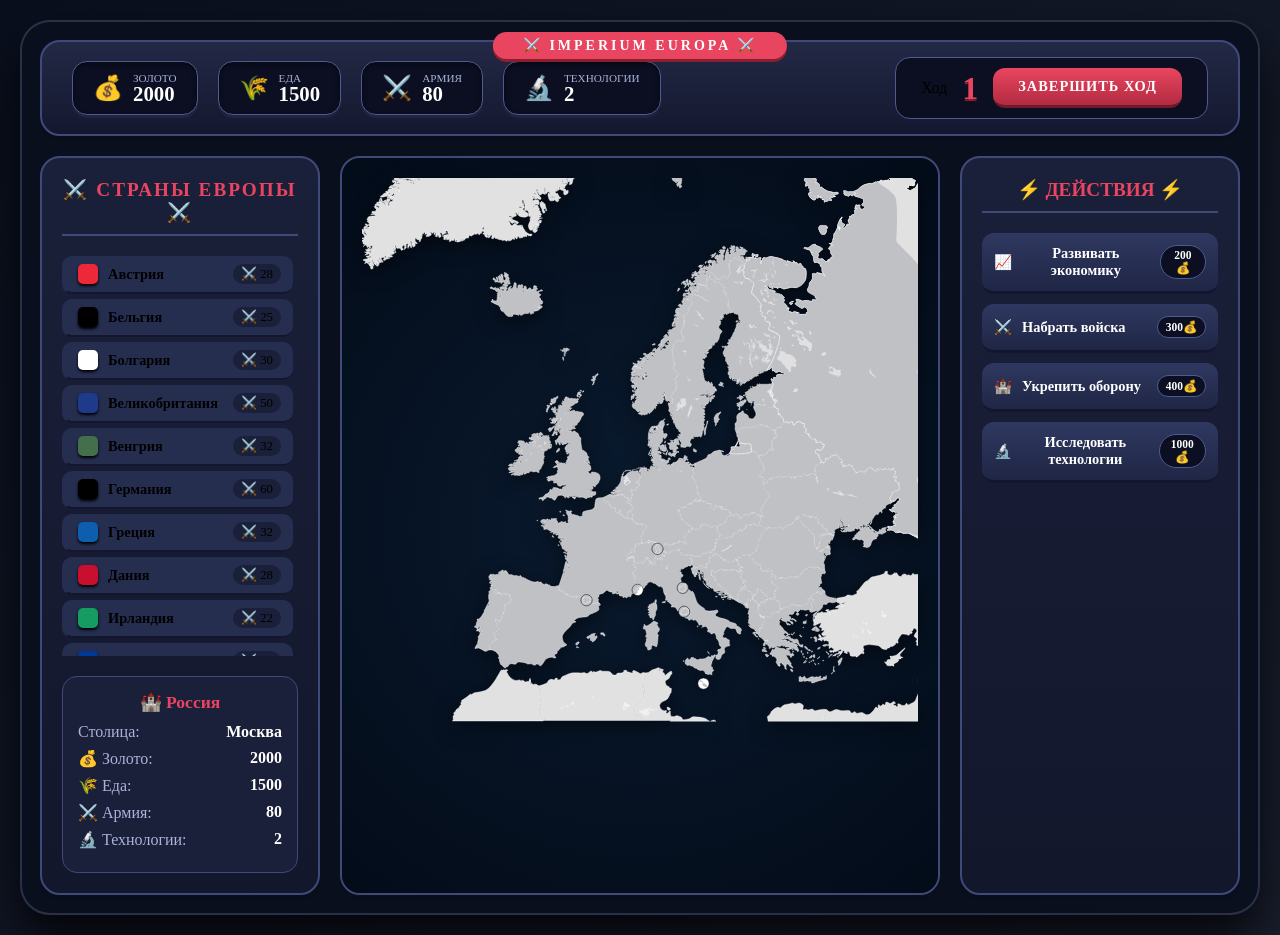
<file: index.html>
<!DOCTYPE html>
<html lang="ru">
<head>
    <meta charset="UTF-8">
    <meta name="viewport" content="width=device-width, initial-scale=1.0">
    <title>ЕВРОПА: БИТВА ЗА КОНТИНЕНТ</title>
    <style>
        * {
            margin: 0;
            padding: 0;
            box-sizing: border-box;
            font-family: 'Cinzel', 'Georgia', serif;
        }

        @import url('https://fonts.googleapis.com/css2?family=Cinzel:wght@400;700;900&display=swap');

        body {
            background: linear-gradient(135deg, #0a0f1e 0%, #1a1f2e 100%);
            min-height: 100vh;
            display: flex;
            justify-content: center;
            align-items: center;
            padding: 20px;
        }

        .game-wrapper {
            width: 1800px;
            max-width: 100%;
            background: rgba(10, 15, 30, 0.95);
            border-radius: 30px;
            padding: 20px;
            box-shadow: 0 25px 50px rgba(0, 0, 0, 0.8), 0 0 0 2px #2a3045 inset;
        }

        /* Шапка с ресурсами */
        .header {
            background: linear-gradient(180deg, #232845 0%, #14182f 100%);
            border-radius: 20px;
            padding: 15px 30px;
            margin-bottom: 20px;
            display: flex;
            justify-content: space-between;
            align-items: center;
            border: 2px solid #3f4a7a;
            box-shadow: 0 5px 0 #0a0d1a;
            position: relative;
        }

        .header::before {
            content: "⚔️ IMPERIUM EUROPA ⚔️";
            position: absolute;
            top: -10px;
            left: 50%;
            transform: translateX(-50%);
            background: #e94560;
            color: white;
            padding: 5px 30px;
            border-radius: 30px;
            font-size: 14px;
            font-weight: bold;
            letter-spacing: 3px;
            box-shadow: 0 3px 0 #8a1f2f;
            white-space: nowrap;
        }

        .resources {
            display: flex;
            gap: 20px;
            flex-wrap: wrap;
        }

        .resource {
            display: flex;
            align-items: center;
            gap: 10px;
            background: #0b0f21;
            padding: 10px 20px;
            border-radius: 15px;
            border: 1px solid #4f5a8f;
            box-shadow: inset 0 2px 5px rgba(0,0,0,0.5), 0 3px 0 #1f2440;
        }

        .resource-icon {
            font-size: 1.5em;
        }

        .resource-info {
            display: flex;
            flex-direction: column;
        }

        .resource-label {
            font-size: 0.7em;
            color: #aab3d9;
            text-transform: uppercase;
        }

        .resource-value {
            font-size: 1.3em;
            font-weight: bold;
            color: #fff;
            line-height: 1;
        }

        .turn-box {
            background: #0b0f21;
            padding: 10px 25px;
            border-radius: 15px;
            border: 1px solid #4f5a8f;
            display: flex;
            align-items: center;
            gap: 15px;
        }

        .turn-number {
            font-size: 2em;
            font-weight: bold;
            color: #e94560;
            text-shadow: 0 2px 0 #8a1f2f;
        }

        .btn {
            background: linear-gradient(180deg, #e94560 0%, #b32b41 100%);
            border: none;
            color: white;
            font-weight: bold;
            padding: 10px 25px;
            border-radius: 12px;
            cursor: pointer;
            font-size: 0.9em;
            text-transform: uppercase;
            letter-spacing: 1px;
            border-bottom: 3px solid #6e1a2a;
            transition: all 0.1s;
            font-family: 'Cinzel', serif;
        }

        .btn:hover {
            transform: translateY(-2px);
            filter: brightness(1.1);
        }

        .btn:active {
            transform: translateY(2px);
            border-bottom-width: 1px;
        }

        .btn-secondary {
            background: linear-gradient(180deg, #3f4a7a 0%, #262e50 100%);
            border-bottom-color: #12172f;
        }

        /* Основная область */
        .main-area {
            display: flex;
            gap: 20px;
            min-height: 700px;
        }

        /* Боковая панель */
        .sidebar {
            width: 280px;
            background: linear-gradient(180deg, #1b203a 0%, #12172c 100%);
            border-radius: 20px;
            padding: 20px;
            border: 2px solid #3f4a7a;
            box-shadow: 0 5px 0 #0a0d1a;
            display: flex;
            flex-direction: column;
            gap: 20px;
        }

        .sidebar h2 {
            color: #e94560;
            font-size: 1.2em;
            text-align: center;
            padding-bottom: 10px;
            border-bottom: 2px solid #3f4a7a;
            letter-spacing: 2px;
        }

        .countries-list {
            max-height: 400px;
            overflow-y: auto;
            display: flex;
            flex-direction: column;
            gap: 5px;
            padding-right: 5px;
        }

        .countries-list::-webkit-scrollbar {
            width: 6px;
        }

        .countries-list::-webkit-scrollbar-track {
            background: #1f2440;
            border-radius: 10px;
        }

        .countries-list::-webkit-scrollbar-thumb {
            background: #e94560;
            border-radius: 10px;
        }

        .country-item {
            background: #262e50;
            padding: 8px 12px;
            border-radius: 10px;
            cursor: pointer;
            transition: all 0.2s;
            display: flex;
            align-items: center;
            gap: 10px;
            border-left: 4px solid transparent;
            border-bottom: 2px solid #12172f;
        }

        .country-item:hover {
            background: #2f3860;
            transform: translateX(3px);
        }

        .country-item.selected {
            border-left-color: #e94560;
            background: #2f3860;
            box-shadow: 0 0 15px rgba(233, 69, 96, 0.3);
        }

        .country-color {
            width: 20px;
            height: 20px;
            border-radius: 5px;
            box-shadow: 0 2px 3px black;
        }

        .country-name {
            flex: 1;
            font-size: 0.9em;
            font-weight: bold;
        }

        .country-stats {
            font-size: 0.8em;
            background: #1a1f3a;
            padding: 2px 8px;
            border-radius: 10px;
        }

        .info-panel {
            background: #1a1f3a;
            border-radius: 15px;
            padding: 15px;
            border: 1px solid #3f4a7a;
            margin-top: auto;
        }

        .info-panel h3 {
            color: #e94560;
            margin-bottom: 10px;
            font-size: 1.1em;
            text-align: center;
        }

        .info-row {
            display: flex;
            justify-content: space-between;
            margin: 8px 0;
            color: #aab3d9;
        }

        .info-value {
            color: white;
            font-weight: bold;
        }

        /* Карта */
        .map-container {
            flex: 1;
            background: #0a1a2f;
            border-radius: 20px;
            padding: 20px;
            border: 2px solid #3f4a7a;
            box-shadow: 0 5px 0 #0a0d1a;
            position: relative;
            overflow: hidden;
        }

        .map-container::before {
            content: "";
            position: absolute;
            top: 0;
            left: 0;
            right: 0;
            bottom: 0;
            background: radial-gradient(circle at 50% 50%, rgba(10, 30, 50, 0.3), rgba(0, 5, 15, 0.7));
            pointer-events: none;
            z-index: 1;
        }

        #europeMap {
            width: 100%;
            height: 100%;
            filter: drop-shadow(0 5px 10px rgba(0, 0, 0, 0.5));
            position: relative;
            z-index: 2;
        }

        /* Панель действий */
        .action-panel {
            width: 280px;
            background: linear-gradient(180deg, #1b203a 0%, #12172c 100%);
            border-radius: 20px;
            padding: 20px;
            border: 2px solid #3f4a7a;
            box-shadow: 0 5px 0 #0a0d1a;
        }

        .action-panel h3 {
            color: #e94560;
            text-align: center;
            margin-bottom: 20px;
            font-size: 1.2em;
            border-bottom: 2px solid #3f4a7a;
            padding-bottom: 10px;
        }

        .action-btn {
            width: 100%;
            padding: 12px;
            margin-bottom: 10px;
            background: linear-gradient(180deg, #2f3860 0%, #1f2645 100%);
            border: none;
            border-radius: 12px;
            color: white;
            font-weight: bold;
            cursor: pointer;
            transition: all 0.2s;
            display: flex;
            align-items: center;
            gap: 10px;
            font-size: 0.9em;
            border-bottom: 3px solid #12172f;
            font-family: 'Cinzel', serif;
        }

        .action-btn:hover:not(:disabled) {
            transform: translateY(-2px);
            background: linear-gradient(180deg, #3f4a7a 0%, #2f3860 100%);
        }

        .action-btn:disabled {
            opacity: 0.4;
            cursor: not-allowed;
        }

        .action-btn.attack {
            background: linear-gradient(180deg, #b32b41 0%, #8a1f2f 100%);
        }

        .cost-badge {
            margin-left: auto;
            background: #0b0f21;
            padding: 3px 8px;
            border-radius: 20px;
            font-size: 0.8em;
            border: 1px solid #4f5a8f;
        }

        .warning {
            color: #e94560;
            font-size: 0.8em;
            text-align: center;
            margin-top: 10px;
            padding: 8px;
            background: rgba(233, 69, 96, 0.1);
            border-radius: 8px;
            border: 1px solid #e94560;
        }

        /* Модальное окно */
        .modal {
            display: none;
            position: fixed;
            top: 0;
            left: 0;
            width: 100%;
            height: 100%;
            background: rgba(0, 0, 0, 0.8);
            justify-content: center;
            align-items: center;
            z-index: 1000;
        }

        .modal.active {
            display: flex;
        }

        .modal-content {
            background: linear-gradient(180deg, #1b203a 0%, #12172c 100%);
            padding: 30px;
            border-radius: 20px;
            border: 3px solid #e94560;
            max-width: 400px;
            width: 90%;
            text-align: center;
            color: white;
        }

        .modal-buttons {
            display: flex;
            gap: 10px;
            margin-top: 20px;
        }

        .modal-btn {
            flex: 1;
            padding: 12px;
            border: none;
            border-radius: 10px;
            cursor: pointer;
            font-weight: bold;
            font-family: 'Cinzel', serif;
        }

        .modal-btn.yes {
            background: #e94560;
            color: white;
        }

        .modal-btn.no {
            background: #3f4a7a;
            color: white;
        }

        /* Тосты */
        @keyframes slideIn {
            from { transform: translateX(100%); opacity: 0; }
            to { transform: translateX(0); opacity: 1; }
        }

        .toast {
            position: fixed;
            top: 20px;
            right: 20px;
            background: #1b203a;
            color: white;
            padding: 15px 25px;
            border-radius: 10px;
            border-left: 5px solid #e94560;
            box-shadow: 0 5px 15px rgba(0,0,0,0.5);
            animation: slideIn 0.3s;
            z-index: 2000;
            font-weight: bold;
        }

        .toast.success { border-left-color: #00c851; }
        .toast.error { border-left-color: #e94560; }
    </style>
</head>
<body>
    <div class="game-wrapper">
        <!-- Шапка с ресурсами -->
        <div class="header">
            <div class="resources">
                <div class="resource">
                    <span class="resource-icon">💰</span>
                    <div class="resource-info">
                        <span class="resource-label">Золото</span>
                        <span class="resource-value" id="gold">1500</span>
                    </div>
                </div>
                <div class="resource">
                    <span class="resource-icon">🌾</span>
                    <div class="resource-info">
                        <span class="resource-label">Еда</span>
                        <span class="resource-value" id="food">800</span>
                    </div>
                </div>
                <div class="resource">
                    <span class="resource-icon">⚔️</span>
                    <div class="resource-info">
                        <span class="resource-label">Армия</span>
                        <span class="resource-value" id="army">50</span>
                    </div>
                </div>
                <div class="resource">
                    <span class="resource-icon">🔬</span>
                    <div class="resource-info">
                        <span class="resource-label">Технологии</span>
                        <span class="resource-value" id="tech">1</span>
                    </div>
                </div>
            </div>
            <div class="turn-box">
                <span>Ход</span>
                <span class="turn-number" id="turn">1</span>
                <button class="btn" id="endTurnBtn">Завершить ход</button>
            </div>
        </div>

        <!-- Основная область -->
        <div class="main-area">
            <!-- Левая панель -->
            <div class="sidebar">
                <h2>⚔️ СТРАНЫ ЕВРОПЫ ⚔️</h2>
                <div class="countries-list" id="countriesList">
                    <!-- Список будет заполнен через JavaScript -->
                </div>
                
                <div class="info-panel" id="selectedInfo">
                    <h3>🏰 ИНФОРМАЦИЯ</h3>
                    <div class="info-row">
                        <span>Выберите страну</span>
                        <span class="info-value">на карте</span>
                    </div>
                </div>
            </div>

            <!-- Карта -->
            <div class="map-container">
                <object id="europeMap" type="image/svg+xml" data="Blank_Europe_Map.svg" width="100%" height="100%">
                    Ваш браузер не поддерживает SVG
                </object>
            </div>

            <!-- Правая панель действий -->
            <div class="action-panel">
                <h3>⚡ ДЕЙСТВИЯ ⚡</h3>
                <div id="actionButtons">
                    <p style="color: #aab3d9; text-align: center;">👆 Выберите страну на карте</p>
                </div>
            </div>
        </div>
    </div>

    <!-- Модальное окно -->
    <div class="modal" id="confirmModal">
        <div class="modal-content">
            <h3 id="modalTitle">Подтверждение</h3>
            <p id="modalMessage"></p>
            <div class="modal-buttons">
                <button class="modal-btn yes" id="modalConfirm">Да</button>
                <button class="modal-btn no" id="modalCancel">Нет</button>
            </div>
        </div>
    </div>

    <script>
        // Данные о странах Европы (с Россией)
        const countriesData = {
            'Russia': { 
                name: 'Россия', 
                color: '#0033A0', 
                gold: 2000, 
                food: 1500, 
                army: 80, 
                tech: 2, 
                capital: 'Москва' 
            },
            'Germany': { 
                name: 'Германия', 
                color: '#000000', 
                gold: 1800, 
                food: 900, 
                army: 60, 
                tech: 3, 
                capital: 'Берлин' 
            },
            'France': { 
                name: 'Франция', 
                color: '#0055A4', 
                gold: 1700, 
                food: 1000, 
                army: 55, 
                tech: 2, 
                capital: 'Париж' 
            },
            'United Kingdom': { 
                name: 'Великобритания', 
                color: '#1E3A8A', 
                gold: 1900, 
                food: 800, 
                army: 50, 
                tech: 3, 
                capital: 'Лондон' 
            },
            'Italy': { 
                name: 'Италия', 
                color: '#008C45', 
                gold: 1500, 
                food: 900, 
                army: 45, 
                tech: 2, 
                capital: 'Рим' 
            },
            'Spain': { 
                name: 'Испания', 
                color: '#AA151B', 
                gold: 1400, 
                food: 850, 
                army: 40, 
                tech: 2, 
                capital: 'Мадрид' 
            },
            'Poland': { 
                name: 'Польша', 
                color: '#DC143C', 
                gold: 1200, 
                food: 950, 
                army: 48, 
                tech: 1, 
                capital: 'Варшава' 
            },
            'Ukraine': { 
                name: 'Украина', 
                color: '#FFD700', 
                gold: 1100, 
                food: 1200, 
                army: 52, 
                tech: 1, 
                capital: 'Киев' 
            },
            'Sweden': { 
                name: 'Швеция', 
                color: '#006AA7', 
                gold: 1300, 
                food: 700, 
                army: 35, 
                tech: 2, 
                capital: 'Стокгольм' 
            },
            'Norway': { 
                name: 'Норвегия', 
                color: '#BA0C2F', 
                gold: 1600, 
                food: 600, 
                army: 30, 
                tech: 2, 
                capital: 'Осло' 
            },
            'Finland': { 
                name: 'Финляндия', 
                color: '#003580', 
                gold: 1250, 
                food: 650, 
                army: 28, 
                tech: 2, 
                capital: 'Хельсинки' 
            },
            'Greece': { 
                name: 'Греция', 
                color: '#0D5EAF', 
                gold: 1000, 
                food: 700, 
                army: 32, 
                tech: 2, 
                capital: 'Афины' 
            },
            'Portugal': { 
                name: 'Португалия', 
                color: '#006600', 
                gold: 1150, 
                food: 750, 
                army: 28, 
                tech: 2, 
                capital: 'Лиссабон' 
            },
            'Netherlands': { 
                name: 'Нидерланды', 
                color: '#AE1C28', 
                gold: 1650, 
                food: 700, 
                army: 32, 
                tech: 2, 
                capital: 'Амстердам' 
            },
            'Belgium': { 
                name: 'Бельгия', 
                color: '#000000', 
                gold: 1450, 
                food: 650, 
                army: 25, 
                tech: 2, 
                capital: 'Брюссель' 
            },
            'Austria': { 
                name: 'Австрия', 
                color: '#ED2939', 
                gold: 1250, 
                food: 600, 
                army: 28, 
                tech: 2, 
                capital: 'Вена' 
            },
            'Switzerland': { 
                name: 'Швейцария', 
                color: '#FF0000', 
                gold: 2000, 
                food: 500, 
                army: 20, 
                tech: 3, 
                capital: 'Берн' 
            },
            'Czech Republic': { 
                name: 'Чехия', 
                color: '#11457E', 
                gold: 1150, 
                food: 700, 
                army: 30, 
                tech: 2, 
                capital: 'Прага' 
            },
            'Hungary': { 
                name: 'Венгрия', 
                color: '#436F4D', 
                gold: 1050, 
                food: 750, 
                army: 32, 
                tech: 1, 
                capital: 'Будапешт' 
            },
            'Romania': { 
                name: 'Румыния', 
                color: '#002B7F', 
                gold: 1000, 
                food: 850, 
                army: 38, 
                tech: 1, 
                capital: 'Бухарест' 
            },
            'Bulgaria': { 
                name: 'Болгария', 
                color: '#FFFFFF', 
                gold: 900, 
                food: 750, 
                army: 30, 
                tech: 1, 
                capital: 'София' 
            },
            'Serbia': { 
                name: 'Сербия', 
                color: '#003399', 
                gold: 850, 
                food: 700, 
                army: 32, 
                tech: 1, 
                capital: 'Белград' 
            },
            'Croatia': { 
                name: 'Хорватия', 
                color: '#FF0000', 
                gold: 900, 
                food: 650, 
                army: 25, 
                tech: 1, 
                capital: 'Загреб' 
            },
            'Denmark': { 
                name: 'Дания', 
                color: '#C8102E', 
                gold: 1350, 
                food: 600, 
                army: 28, 
                tech: 2, 
                capital: 'Копенгаген' 
            },
            'Ireland': { 
                name: 'Ирландия', 
                color: '#169B62', 
                gold: 1250, 
                food: 750, 
                army: 22, 
                tech: 2, 
                capital: 'Дублин' 
            },
            'Iceland': { 
                name: 'Исландия', 
                color: '#003897', 
                gold: 1100, 
                food: 400, 
                army: 10, 
                tech: 2, 
                capital: 'Рейкьявик' 
            }
        };

        // Состояние игры
        let gameState = {
            turn: 1,
            currentPlayer: 'Russia', // Игрок начинает за Россию
            countries: JSON.parse(JSON.stringify(countriesData)),
            selectedCountry: null,
            svgDocument: null
        };

        // Инициализация игры
        function initGame() {
            createCountriesList();
            updateResourcesDisplay();
            updateActionPanel();
            selectCountry('Russia');
            
            document.getElementById('endTurnBtn').addEventListener('click', endTurn);
            
            // Ждем загрузки SVG
            const mapObject = document.getElementById('europeMap');
            mapObject.addEventListener('load', function() {
                gameState.svgDocument = mapObject.contentDocument;
                setupMapInteractivity();
            });
        }

        // Настройка интерактивности карты
        function setupMapInteractivity() {
            if (!gameState.svgDocument) return;
            
            // Находим все path элементы в SVG
            const paths = gameState.svgDocument.querySelectorAll('path');
            
            paths.forEach(path => {
                // Добавляем класс для стилизации
                path.classList.add('region');
                
                // Пытаемся определить страну по ID или названию
                const pathId = path.id || path.getAttribute('title') || '';
                let countryCode = null;
                
                // Ищем соответствие в наших данных
                for (const code in countriesData) {
                    if (pathId.toLowerCase().includes(code.toLowerCase()) || 
                        countriesData[code].name.toLowerCase().includes(pathId.toLowerCase())) {
                        countryCode = code;
                        break;
                    }
                }
                
                // Если нашли страну, добавляем data-атрибут
                if (countryCode) {
                    path.dataset.country = countryCode;
                    
                    // Устанавливаем цвет страны
                    path.setAttribute('fill', countriesData[countryCode].color);
                } else {
                    // Для неизвестных регионов - нейтральный цвет
                    path.setAttribute('fill', '#CCCCCC');
                }
                
                // Добавляем обработчик клика
                path.addEventListener('click', function(e) {
                    const countryCode = this.dataset.country;
                    if (countryCode && gameState.countries[countryCode]) {
                        selectCountry(countryCode);
                    } else {
                        // Если регион неизвестен
                        gameState.selectedCountry = null;
                        document.getElementById('selectedInfo').innerHTML = `
                            <h3>🌍 Нейтральная территория</h3>
                            <div class="info-row">
                                <span>Статус:</span>
                                <span class="info-value">Незанятая земля</span>
                            </div>
                        `;
                        updateActionPanel();
                    }
                });
                
                // Добавляем подсветку при наведении
                path.addEventListener('mouseenter', function() {
                    this.style.filter = 'brightness(1.3)';
                });
                
                path.addEventListener('mouseleave', function() {
                    this.style.filter = 'none';
                });
            });
        }

        // Создание списка стран
        function createCountriesList() {
            const container = document.getElementById('countriesList');
            container.innerHTML = '';

            // Сортируем страны по алфавиту
            const sortedCountries = Object.entries(gameState.countries)
                .sort(([, a], [, b]) => a.name.localeCompare(b.name));

            sortedCountries.forEach(([code, country]) => {
                const div = document.createElement('div');
                div.className = `country-item ${code === gameState.currentPlayer ? 'selected' : ''}`;
                div.dataset.country = code;

                div.innerHTML = `
                    <div class="country-color" style="background: ${country.color}"></div>
                    <span class="country-name">${country.name}</span>
                    <span class="country-stats">⚔️ ${country.army}</span>
                `;

                div.addEventListener('click', () => selectCountry(code));
                container.appendChild(div);
            });
        }

        // Выбор страны
        function selectCountry(countryCode) {
            gameState.selectedCountry = countryCode;
            
            // Обновляем подсветку в списке
            document.querySelectorAll('.country-item').forEach(item => {
                item.classList.toggle('selected', item.dataset.country === countryCode);
            });
            
            // Подсвечиваем на карте
            if (gameState.svgDocument) {
                const paths = gameState.svgDocument.querySelectorAll('path');
                paths.forEach(path => {
                    path.classList.remove('selected');
                    if (path.dataset.country === countryCode) {
                        path.classList.add('selected');
                    }
                });
            }

            // Показываем информацию о стране
            const country = gameState.countries[countryCode];
            document.getElementById('selectedInfo').innerHTML = `
                <h3>🏰 ${country.name}</h3>
                <div class="info-row">
                    <span>Столица:</span>
                    <span class="info-value">${country.capital}</span>
                </div>
                <div class="info-row">
                    <span>💰 Золото:</span>
                    <span class="info-value">${country.gold}</span>
                </div>
                <div class="info-row">
                    <span>🌾 Еда:</span>
                    <span class="info-value">${country.food}</span>
                </div>
                <div class="info-row">
                    <span>⚔️ Армия:</span>
                    <span class="info-value">${country.army}</span>
                </div>
                <div class="info-row">
                    <span>🔬 Технологии:</span>
                    <span class="info-value">${country.tech}</span>
                </div>
            `;

            updateActionPanel();
        }

        // Обновление панели действий
        function updateActionPanel() {
            const container = document.getElementById('actionButtons');
            const player = gameState.countries[gameState.currentPlayer];
            const selected = gameState.selectedCountry;

            let html = '';

            if (!selected) {
                html = '<p style="color: #aab3d9; text-align: center;">👆 Выберите страну на карте</p>';
            } else if (selected === gameState.currentPlayer) {
                // Своя страна
                html = `
                    <button class="action-btn" onclick="developCountry()" ${player.gold < 200 ? 'disabled' : ''}>
                        <span>📈</span> Развивать экономику
                        <span class="cost-badge">200💰</span>
                    </button>
                    <button class="action-btn" onclick="recruitTroops()" ${player.gold < 300 ? 'disabled' : ''}>
                        <span>⚔️</span> Набрать войска
                        <span class="cost-badge">300💰</span>
                    </button>
                    <button class="action-btn" onclick="buildDefenses()" ${player.gold < 400 ? 'disabled' : ''}>
                        <span>🏰</span> Укрепить оборону
                        <span class="cost-badge">400💰</span>
                    </button>
                `;
            } else {
                // Чужая страна
                const enemy = gameState.countries[selected];
                if (enemy) {
                    const canAttack = player.army > enemy.army * 0.8;
                    
                    html = `
                        <button class="action-btn attack" onclick="attackCountry()" ${!canAttack ? 'disabled' : ''}>
                            <span>⚔️</span> Атаковать
                            <span class="cost-badge">${enemy.army}⚔️ vs ${player.army}⚔️</span>
                        </button>
                        ${!canAttack ? '<p class="warning">⚠️ Слишком опасно! Нужно больше войск</p>' : ''}
                    `;
                }
            }

            // Кнопка исследования технологий (всегда доступна)
            const techCost = player.tech * 500;
            html += `
                <button class="action-btn" onclick="researchTech()" ${player.gold < techCost ? 'disabled' : ''}>
                    <span>🔬</span> Исследовать технологии
                    <span class="cost-badge">${techCost}💰</span>
                </button>
            `;

            container.innerHTML = html;
        }

        // Функции действий
        function developCountry() {
            const player = gameState.countries[gameState.currentPlayer];
            if (player.gold >= 200) {
                player.gold -= 200;
                showMessage(`✅ Экономика развита! Доход увеличен`, 'success');
                updateResourcesDisplay();
                updateActionPanel();
            }
        }

        function recruitTroops() {
            const player = gameState.countries[gameState.currentPlayer];
            if (player.gold >= 300) {
                player.gold -= 300;
                player.army += 10;
                showMessage(`✅ Набрано 10 новых войск! Армия: ${player.army}`, 'success');
                updateResourcesDisplay();
                updateActionPanel();
                createCountriesList();
            }
        }

        function buildDefenses() {
            const player = gameState.countries[gameState.currentPlayer];
            if (player.gold >= 400) {
                player.gold -= 400;
                showMessage(`✅ Укрепления построены! Защита +25%`, 'success');
                updateResourcesDisplay();
                updateActionPanel();
            }
        }

        function attackCountry() {
            const player = gameState.countries[gameState.currentPlayer];
            const enemyCode = gameState.selectedCountry;
            const enemy = gameState.countries[enemyCode];

            if (!enemy) return;

            // Расчет битвы
            const playerPower = player.army * player.tech;
            const enemyPower = enemy.army * enemy.tech;

            let message = '';
            let success = false;

            if (playerPower > enemyPower) {
                // Победа
                const losses = Math.floor(player.army * 0.3);
                player.army -= losses;
                enemy.army = Math.floor(enemy.army * 0.2);
                
                message = `✅ Победа! Захвачена ${enemy.name}. Потери: ${losses}`;
                success = true;
            } else {
                // Поражение
                const losses = Math.floor(player.army * 0.5);
                player.army -= losses;
                message = `❌ Поражение! Потеряно ${losses} войск`;
            }

            showMessage(message, success ? 'success' : 'error');
            updateResourcesDisplay();
            updateActionPanel();
            createCountriesList();
        }

        function researchTech() {
            const player = gameState.countries[gameState.currentPlayer];
            const cost = player.tech * 500;

            if (player.gold >= cost) {
                player.gold -= cost;
                player.tech += 1;
                showMessage(`✅ Исследован уровень ${player.tech} технологий!`, 'success');
                updateResourcesDisplay();
                updateActionPanel();
            }
        }

        // Завершение хода
        function endTurn() {
            gameState.turn++;

            // Производство ресурсов для всех стран
            Object.values(gameState.countries).forEach(country => {
                country.gold += 100 + (country.tech * 30);
                country.food += 50;
                country.army = Math.min(country.army + 3, 100);
            });

            updateResourcesDisplay();
            document.getElementById('turn').textContent = gameState.turn;
            showMessage(`🔄 Ход ${gameState.turn} начался!`, 'success');
            updateActionPanel();
            createCountriesList();
        }

        // Обновление отображения ресурсов
        function updateResourcesDisplay() {
            const player = gameState.countries[gameState.currentPlayer];
            document.getElementById('gold').textContent = player.gold;
            document.getElementById('food').textContent = player.food;
            document.getElementById('army').textContent = player.army;
            document.getElementById('tech').textContent = player.tech;
        }

        // Показ сообщений
        function showMessage(text, type = 'info') {
            const toast = document.createElement('div');
            toast.className = `toast ${type}`;
            toast.textContent = text;
            document.body.appendChild(toast);

            setTimeout(() => {
                toast.remove();
            }, 3000);
        }

        // Запуск игры
        document.addEventListener('DOMContentLoaded', initGame);
    </script>
</body>
</html>
</file>
